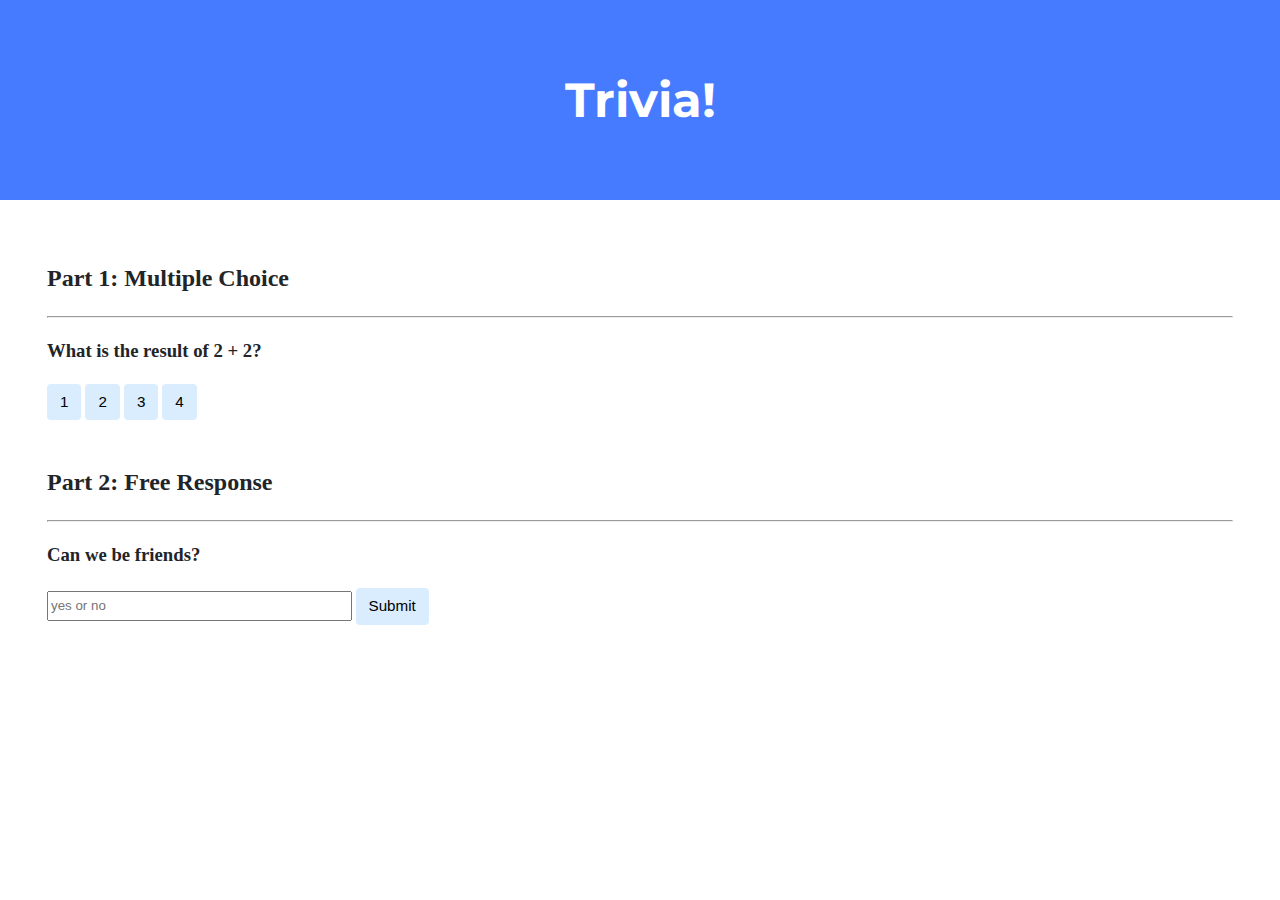
<file: Week8_HTML_CSS_JS/lab/index.html>
<!DOCTYPE html>

<html lang="en">
    <head>
        <link href="https://fonts.googleapis.com/css2?family=Montserrat:wght@500&display=swap" rel="stylesheet">
        <link href="styles.css" rel="stylesheet">
        <title>Trivia!</title>
        <script>
            // TODO: Add code to check answers to questions
            function check(button) {
                var selected = button.innerText;
                var correct = "4";

                if (selected === correct) {
                    button.style.backgroundColor = "green";
                    document.getElementById("result").innerText = "Correct!";
                } else {
                    button.style.backgroundColor = "red";
                    document.getElementById("result").innerText = "Incorrect";
                }
            }

            function check2(){
                var input = document.getElementById("userInput").value;
                var right = "yes";

                if (input === right){
                    document.getElementById("userInput").style.backgroundColor = "green";
                    document.getElementById("result2").innerText = "Correct!"
                } else {
                    document.getElementById("userInput").style.backgroundColor = "red";
                    document.getElementById("result2").innerText = "Incorrect"
                }
                
            }
        </script>
    </head>
    <body>
        <div class="header">
            <h1>Trivia!</h1>
        </div>

        <div class="container">
            <div class="section">
                <h2>Part 1: Multiple Choice </h2>
                <hr>
                <!-- TODO: Add multiple choice question here -->
                <h3>What is the result of 2 + 2?</h3>
                
                <div class="answers">
                    <button onclick="check(this)">1</button>
                    <button onclick="check(this)">2</button>
                    <button onclick="check(this)">3</button>
                    <button onclick="check(this)">4</button>
                </div>

                <div id="result"></div>
            </div>

            <div class="section">
                <h2>Part 2: Free Response</h2>
                <hr>
                <!-- TODO: Add free response question here -->
                <h3>Can we be friends?</h3>
                
                <form id="form">
                    <input type="text" id="userInput" placeholder="yes or no"/>
                    <input type="submit" onclick="check2()" />
                </form>

                <br/>

                <div id="result2"></div>
            </div>
        </div>
    </body>
</html>
</file>
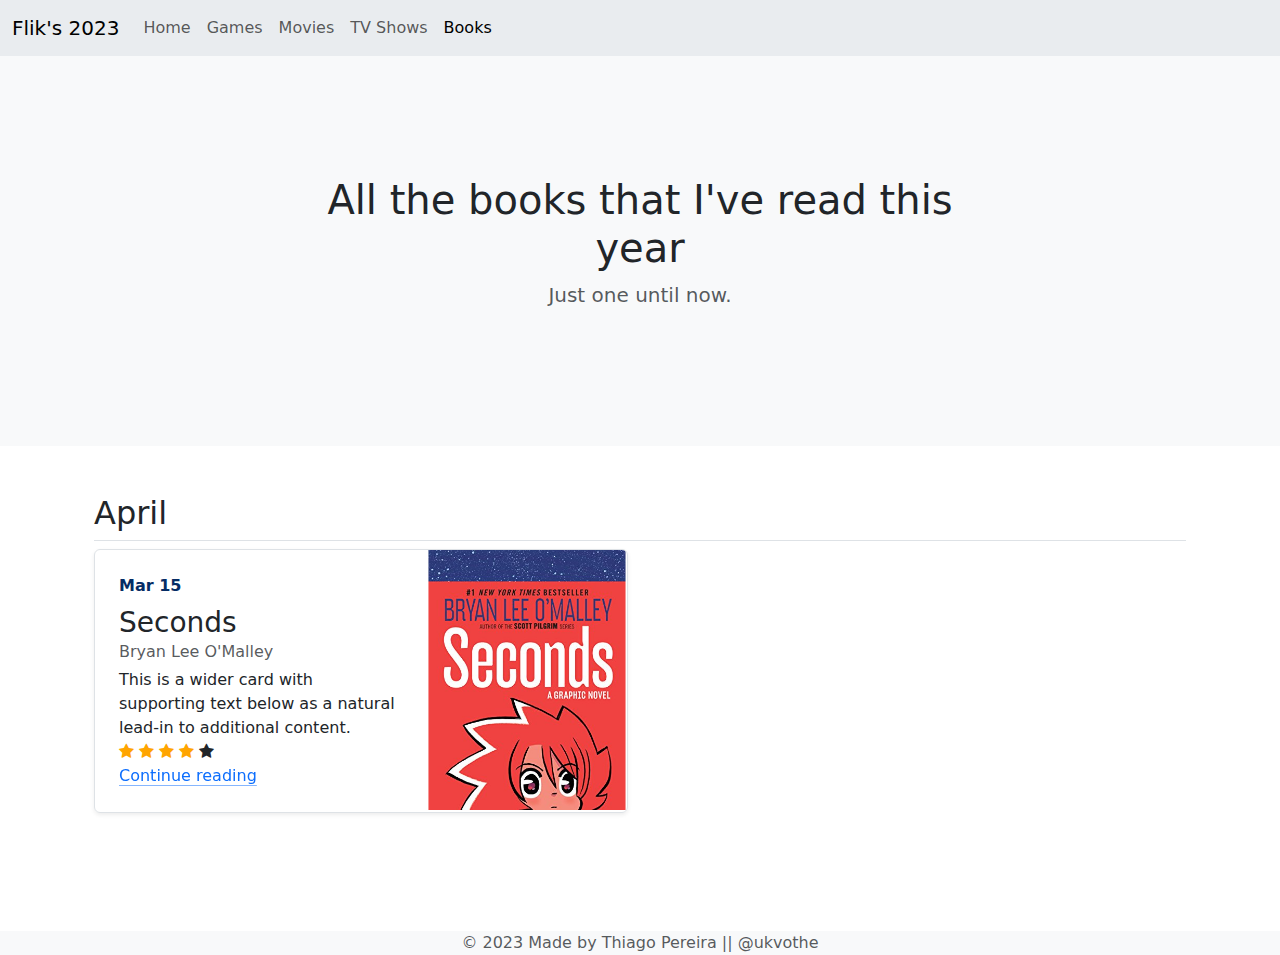
<file: Week8_HTML_CSS_JS/problem-set/homepage/html/books.html>
<!DOCTYPE html>
<html lang="en">
<head>
    <meta charset="UTF-8">
    <meta name="viewport" content="width=device-width, initial-scale=1.0">
    <title>Books</title>
    <link rel="stylesheet" href="/Week8_HTML_CSS_JS/problem-set/homepage/css/styles.css">
    <link rel="stylesheet" href="https://cdn.jsdelivr.net/npm/bootstrap@5.3.0/dist/css/bootstrap.min.css">
    <link rel="stylesheet" href="https://cdnjs.cloudflare.com/ajax/libs/font-awesome/4.7.0/css/font-awesome.min.css">
    <script src="https://cdn.jsdelivr.net/npm/bootstrap@5.3.0/dist/js/bootstrap.bundle.min.js"></script>
</head>
<body>
  <nav class="navbar sticky-top navbar-expand-lg bg-body-secondary">
      <div class="container-fluid">
        <a class="navbar-brand" href="/Week8_HTML_CSS_JS/problem-set/homepage/html/index.html">Flik's 2023</a>
        <button class="navbar-toggler" type="button" data-bs-toggle="collapse" data-bs-target="#navbarNavAltMarkup" aria-controls="navbarNavAltMarkup" aria-expanded="false" aria-label="Toggle navigation">
          <span class="navbar-toggler-icon"></span>
        </button>
        <div class="collapse navbar-collapse" id="navbarNavAltMarkup">
          <div class="navbar-nav">
            <a class="nav-link" href="/Week8_HTML_CSS_JS/problem-set/homepage/html/index.html">Home</a>
            <a class="nav-link" href="/Week8_HTML_CSS_JS/problem-set/homepage/html/games.html">Games</a>
            <a class="nav-link" href="/Week8_HTML_CSS_JS/problem-set/homepage/html/movies.html">Movies</a>
            <a class="nav-link" href="/Week8_HTML_CSS_JS/problem-set/homepage/html/tv-shows.html">TV Shows</a>
            <a class="nav-link active" aria-current="page" href="#">Books</a>
          </div>
        </div>
      </div>
  </nav>  

  <div class="p-5 text-center bg-body-tertiary">
    <section class="py-4 text-center container">
      <div class="row py-lg-5">
        <div class="col-lg-7 col-md-9 mx-auto">
          <h1 class="fw-light">All the books that I've read this year</h1>
          <p class="lead text-body-secondary">Just one until now.</p>
        </div>
      </div>
    </section>
  </div>

  <div>
    <div class="container px-4 py-5" id="custom-cards">
      <h2 class="pb-2 border-bottom">April</h2>
      
      <div class="row mb-2">
        <div class="col-md-6">
          <div class="row g-0 border rounded overflow-hidden flex-md-row mb-4 shadow-sm h-md-250 position-relative">
            <div class="col p-4 d-flex flex-column position-static">
              <strong class="d-inline-block mb-2 text-primary-emphasis">Mar 15</strong>
              <h3 class="mb-0">Seconds</h3>
              <div class="mb-1 text-body-secondary">Bryan Lee O'Malley</div>
              <p class="card-text mb-auto">This is a wider card with supporting text below as a natural lead-in to additional content.</p>
              <div class="rating">
                <span class="fa fa-star checked"></span>
                <span class="fa fa-star checked"></span>
                <span class="fa fa-star checked"></span>
                <span class="fa fa-star checked"></span>
                <span class="fa fa-star"></span>
              </div>
              <a href="https://en.wikipedia.org/wiki/Seconds_(comics)" class="icon-link gap-1 icon-link-hover stretched-link">
                Continue reading
                <svg class="bi"><use xlink:href="#chevron-right"></use></svg>
              </a>
            </div>
            <div class="col-auto d-none d-lg-block">
              <svg class="bd-placeholder-img" width="200" height="260" xmlns="http://www.w3.org/2000/svg" role="img" aria-label="Placeholder: Thumbnail" preserveAspectRatio="xMidYMid slice" focusable="false"><title>Placeholder</title><image href="/Week8_HTML_CSS_JS/problem-set/homepage/imgs/books/seconds.jpg" width="100%" height="100%" /></svg>
            </div>
          </div>
        </div>
      </div>
    </div>
  </div>
  
  <footer class="footer bg-light">
    <div class="container text-center">
      <span class="text-muted">© 2023 Made by Thiago Pereira || @ukvothe</span>
    </div>
  </footer>

</body>
</html>
</file>
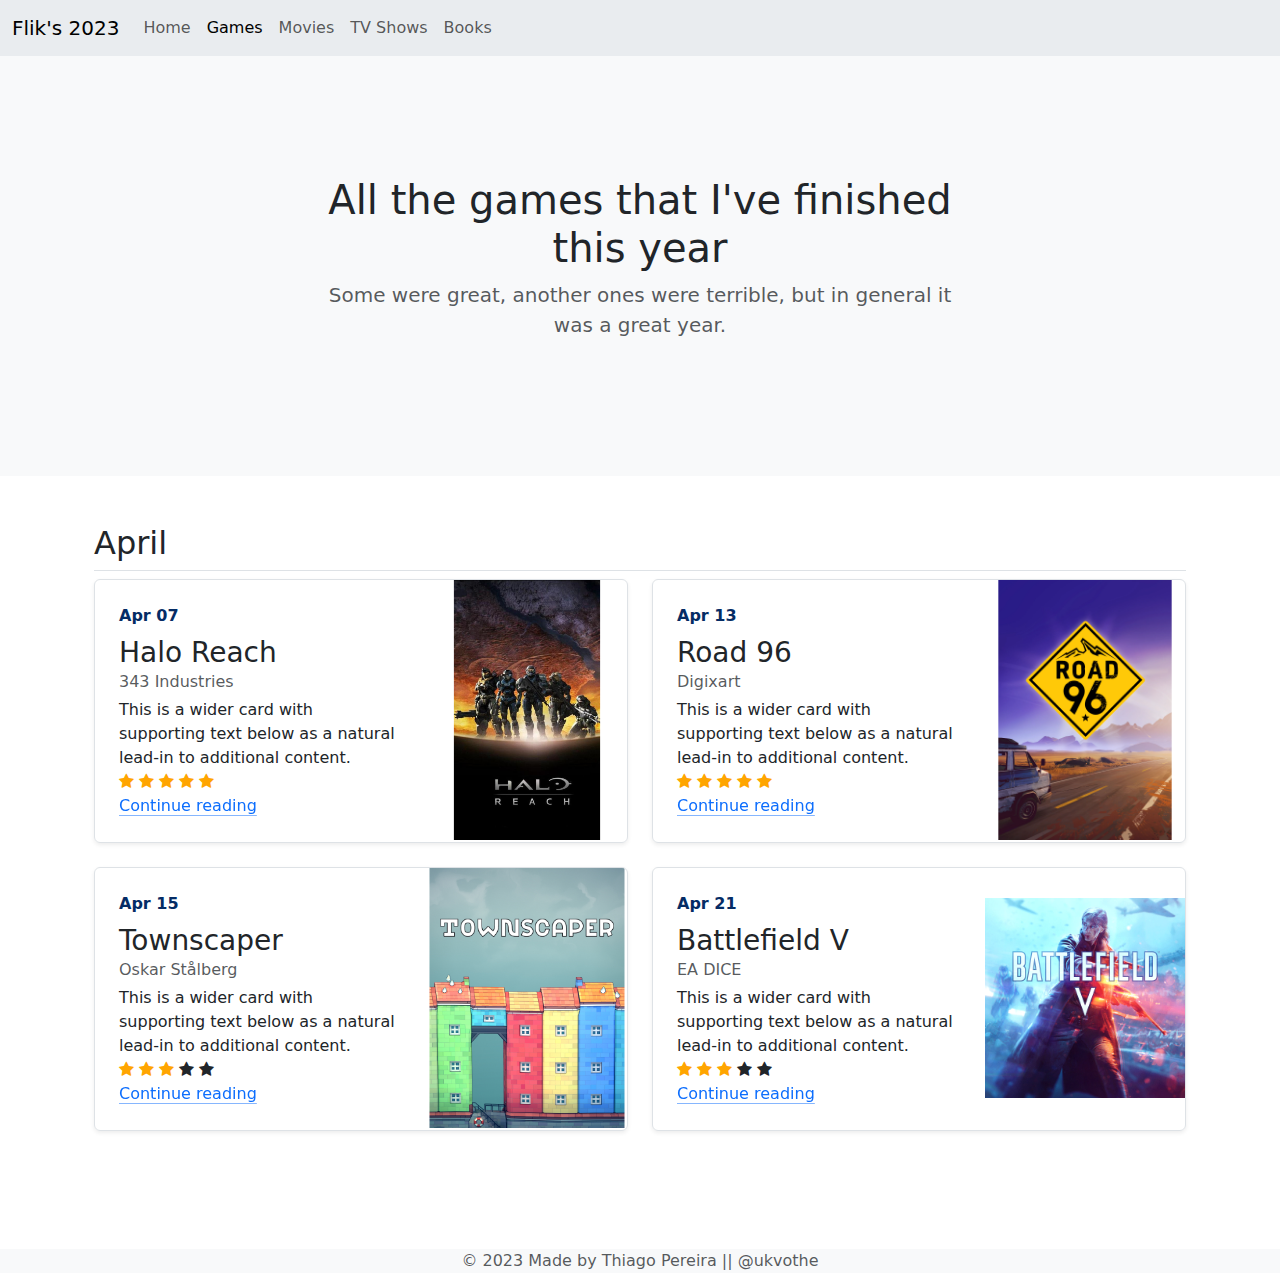
<file: Week8_HTML_CSS_JS/problem-set/homepage/html/games.html>
<!DOCTYPE html>
<html lang="en">
<head>
    <meta charset="UTF-8">
    <meta name="viewport" content="width=device-width, initial-scale=1.0">
    <title>Games</title>
    <link rel="stylesheet" href="/Week8_HTML_CSS_JS/problem-set/homepage/css/styles.css">
    <link rel="stylesheet" href="https://cdn.jsdelivr.net/npm/bootstrap@5.3.0/dist/css/bootstrap.min.css">
    <link rel="stylesheet" href="https://cdnjs.cloudflare.com/ajax/libs/font-awesome/4.7.0/css/font-awesome.min.css">
    <script src="https://cdn.jsdelivr.net/npm/bootstrap@5.3.0/dist/js/bootstrap.bundle.min.js"></script>
</head>
<body>
  <nav class="navbar sticky-top navbar-expand-lg bg-body-secondary">
      <div class="container-fluid">
        <a class="navbar-brand" href="/Week8_HTML_CSS_JS/problem-set/homepage/html/index.html">Flik's 2023</a>
        <button class="navbar-toggler" type="button" data-bs-toggle="collapse" data-bs-target="#navbarNavAltMarkup" aria-controls="navbarNavAltMarkup" aria-expanded="false" aria-label="Toggle navigation">
          <span class="navbar-toggler-icon"></span>
        </button>
        <div class="collapse navbar-collapse" id="navbarNavAltMarkup">
          <div class="navbar-nav">
            <a class="nav-link" href="/Week8_HTML_CSS_JS/problem-set/homepage/html/index.html">Home</a>
            <a class="nav-link active" aria-current="page" href="#">Games</a>
            <a class="nav-link" href="/Week8_HTML_CSS_JS/problem-set/homepage/html/movies.html">Movies</a>
            <a class="nav-link" href="/Week8_HTML_CSS_JS/problem-set/homepage/html/tv-shows.html">TV Shows</a>
            <a class="nav-link" href="/Week8_HTML_CSS_JS/problem-set/homepage/html/books.html">Books</a>
          </div>
        </div>
      </div>
  </nav>  

  <div class="p-5 text-center bg-body-tertiary">
    <section class="py-4 text-center container">
      <div class="row py-lg-5">
       <div class="col-lg-7 col-md-9 mx-auto">
          <h1 class="fw-light">All the games that I've finished this year</h1>
          <p class="lead text-body-secondary">Some were great, another ones were terrible, but in general it was a great year.</p>
        </div>
      </div>
    </section>
  </div>

  <div>
    <div class="container px-4 py-5" id="custom-cards">
      <h2 class="pb-2 border-bottom">April</h2>
      
      <div class="row mb-2">
        <div class="col-md-6">
          <div class="row g-0 border rounded overflow-hidden flex-md-row mb-4 shadow-sm h-md-250 position-relative">
            <div class="col p-4 d-flex flex-column position-static">
              <strong class="d-inline-block mb-2 text-primary-emphasis">Apr 07</strong>
              <h3 class="mb-0">Halo Reach</h3>
              <div class="mb-1 text-body-secondary">343 Industries</div>
              <p class="card-text mb-auto">This is a wider card with supporting text below as a natural lead-in to additional content.</p>
              <div class="rating">
                <span class="fa fa-star checked"></span>
                <span class="fa fa-star checked"></span>
                <span class="fa fa-star checked"></span>
                <span class="fa fa-star checked"></span>
                <span class="fa fa-star checked"></span>
              </div>
              <a href="https://en.wikipedia.org/wiki/Halo:_Reach" class="icon-link gap-1 icon-link-hover stretched-link">
                Continue reading
                <svg class="bi"><use xlink:href="#chevron-right"></use></svg>
              </a>
            </div>
            <div class="col-auto d-none d-lg-block">
              <svg class="bd-placeholder-img" width="200" height="260" xmlns="http://www.w3.org/2000/svg" role="img" aria-label="Placeholder: Thumbnail" preserveAspectRatio="xMidYMid slice" focusable="false"><title>Placeholder</title><image href="/Week8_HTML_CSS_JS/problem-set/homepage/imgs/games/halo-reach.jpg" width="100%" height="100%" /></svg>
            </div>
          </div>
        </div>
        <div class="col-md-6">
          <div class="row g-0 border rounded overflow-hidden flex-md-row mb-4 shadow-sm h-md-250 position-relative">
            <div class="col p-4 d-flex flex-column position-static">
              <strong class="d-inline-block mb-2 text-primary-emphasis">Apr 13</strong>
              <h3 class="mb-0">Road 96</h3>
              <div class="mb-1 text-body-secondary">Digixart</div>
              <p class="card-text mb-auto">This is a wider card with supporting text below as a natural lead-in to additional content.</p>
              <div class="rating">
                <span class="fa fa-star checked"></span>
                <span class="fa fa-star checked"></span>
                <span class="fa fa-star checked"></span>
                <span class="fa fa-star checked"></span>
                <span class="fa fa-star checked"></span>
              </div>
              <a href="https://en.wikipedia.org/wiki/Road_96" class="icon-link gap-1 icon-link-hover stretched-link">
                Continue reading
                <svg class="bi"><use xlink:href="#chevron-right"></use></svg>
              </a>
            </div>
            <div class="col-auto d-none d-lg-block">
              <svg class="bd-placeholder-img" width="200" height="260" xmlns="http://www.w3.org/2000/svg" role="img" aria-label="Placeholder: Thumbnail" preserveAspectRatio="xMidYMid slice" focusable="false"><title>Placeholder</title><image href="/Week8_HTML_CSS_JS/problem-set/homepage/imgs/games/road-96.webp" width="100%" height="100%" /></svg>
            </div>
          </div>
        </div>
        <div class="col-md-6">
          <div class="row g-0 border rounded overflow-hidden flex-md-row mb-4 shadow-sm h-md-250 position-relative">
            <div class="col p-4 d-flex flex-column position-static">
              <strong class="d-inline-block mb-2 text-primary-emphasis">Apr 15</strong>
              <h3 class="mb-0">Townscaper</h3>
              <div class="mb-1 text-body-secondary">Oskar Stålberg</div>
              <p class="card-text mb-auto">This is a wider card with supporting text below as a natural lead-in to additional content.</p>
              <div class="rating">
                <span class="fa fa-star checked"></span>
                <span class="fa fa-star checked"></span>
                <span class="fa fa-star checked"></span>
                <span class="fa fa-star"></span>
                <span class="fa fa-star"></span>
              </div>
              <a href="https://en.wikipedia.org/wiki/Townscaper" class="icon-link gap-1 icon-link-hover stretched-link">
                Continue reading
                <svg class="bi"><use xlink:href="#chevron-right"></use></svg>
              </a>
            </div>
            <div class="col-auto d-none d-lg-block">
              <svg class="bd-placeholder-img" width="200" height="260" xmlns="http://www.w3.org/2000/svg" role="img" aria-label="Placeholder: Thumbnail" preserveAspectRatio="xMidYMid slice" focusable="false"><title>Placeholder</title><image href="/Week8_HTML_CSS_JS/problem-set/homepage/imgs/games/townscaper.jpg" width="100%" height="100%" /></svg>
            </div>
          </div>
        </div>
        <div class="col-md-6">
          <div class="row g-0 border rounded overflow-hidden flex-md-row mb-4 shadow-sm h-md-250 position-relative">
            <div class="col p-4 d-flex flex-column position-static">
              <strong class="d-inline-block mb-2 text-primary-emphasis">Apr 21</strong>
              <h3 class="mb-0">Battlefield V</h3>
              <div class="mb-1 text-body-secondary">EA DICE</div>
              <p class="card-text mb-auto">This is a wider card with supporting text below as a natural lead-in to additional content.</p>
              <div class="rating">
                <span class="fa fa-star checked"></span>
                <span class="fa fa-star checked"></span>
                <span class="fa fa-star checked"></span>
                <span class="fa fa-star"></span>
                <span class="fa fa-star"></span>
              </div>
              <a href="https://en.wikipedia.org/wiki/Battlefield_V" class="icon-link gap-1 icon-link-hover stretched-link">
                Continue reading
                <svg class="bi"><use xlink:href="#chevron-right"></use></svg>
              </a>
            </div>
            <div class="col-auto d-none d-lg-block">
              <svg class="bd-placeholder-img" width="200" height="260" xmlns="http://www.w3.org/2000/svg" role="img" aria-label="Placeholder: Thumbnail" preserveAspectRatio="xMidYMid slice" focusable="false"><title>Placeholder</title><image href="/Week8_HTML_CSS_JS/problem-set/homepage/imgs/games/bf-v.jpg" width="100%" height="100%" /></svg>
            </div>
          </div>
        </div>
      </div>
    </div>
  </div>
  
  <footer class="footer bg-light">
    <div class="container text-center">
      <span class="text-muted">© 2023 Made by Thiago Pereira || @ukvothe</span>
    </div>
  </footer>

</body>
</html>
</file>
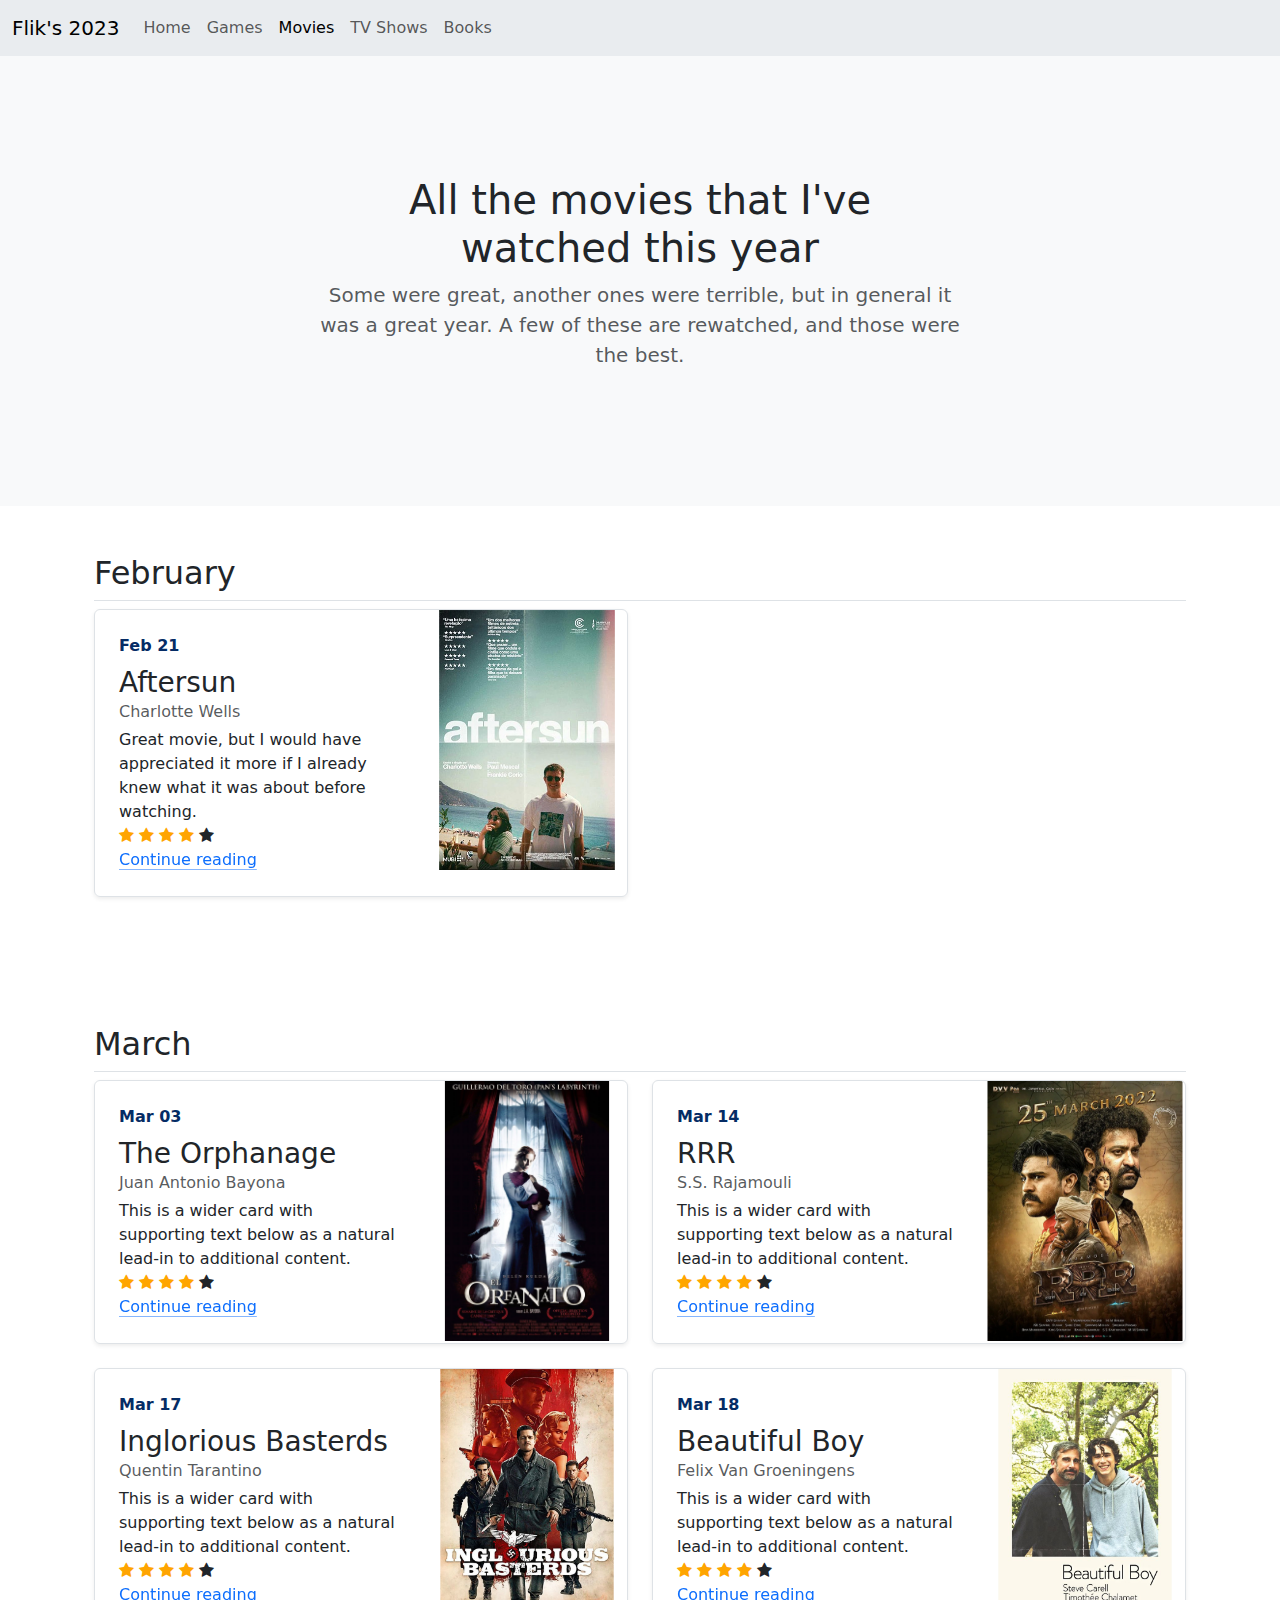
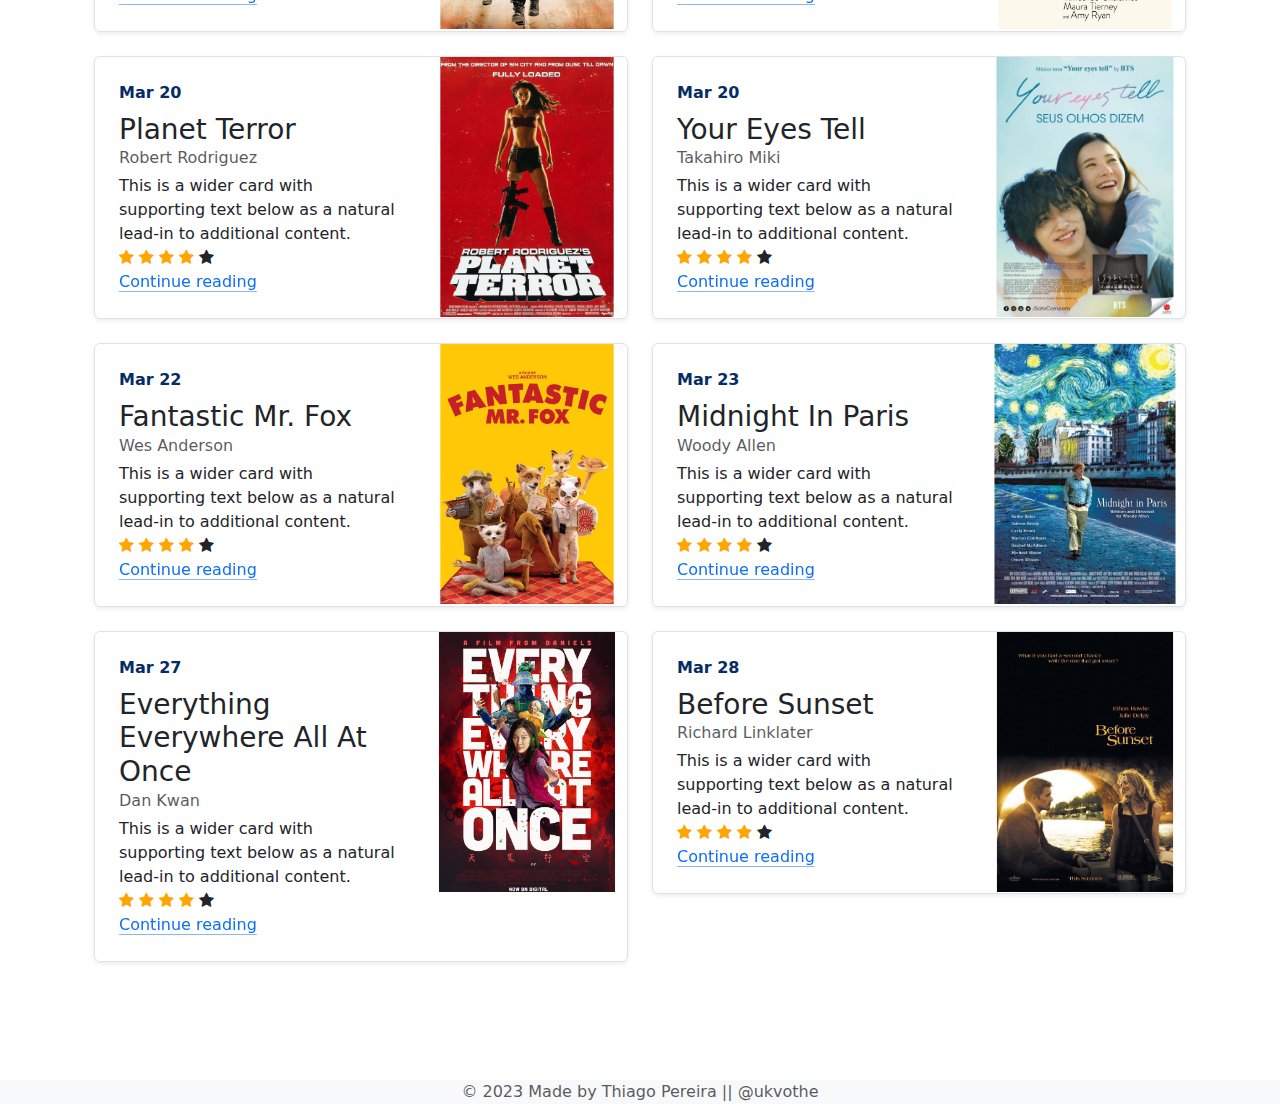
<file: Week8_HTML_CSS_JS/problem-set/homepage/html/movies.html>
<!DOCTYPE html>
<html lang="en">
<head>
    <meta charset="UTF-8">
    <meta name="viewport" content="width=device-width, initial-scale=1.0">
    <title>Movies</title>
    <link rel="stylesheet" href="/Week8_HTML_CSS_JS/problem-set/homepage/css/styles.css">
    <link rel="stylesheet" href="https://cdn.jsdelivr.net/npm/bootstrap@5.3.0/dist/css/bootstrap.min.css">
    <link rel="stylesheet" href="https://cdnjs.cloudflare.com/ajax/libs/font-awesome/4.7.0/css/font-awesome.min.css">
    <script src="https://cdn.jsdelivr.net/npm/bootstrap@5.3.0/dist/js/bootstrap.bundle.min.js"></script>
</head>
<body>
  <nav class="navbar sticky-top navbar-expand-lg bg-body-secondary">
      <div class="container-fluid">
        <a class="navbar-brand" href="/Week8_HTML_CSS_JS/problem-set/homepage/html/index.html">Flik's 2023</a>
        <button class="navbar-toggler" type="button" data-bs-toggle="collapse" data-bs-target="#navbarNavAltMarkup" aria-controls="navbarNavAltMarkup" aria-expanded="false" aria-label="Toggle navigation">
          <span class="navbar-toggler-icon"></span>
        </button>
        <div class="collapse navbar-collapse" id="navbarNavAltMarkup">
          <div class="navbar-nav">
            <a class="nav-link" href="/Week8_HTML_CSS_JS/problem-set/homepage/html/index.html">Home</a>
            <a class="nav-link" href="/Week8_HTML_CSS_JS/problem-set/homepage/html/games.html">Games</a>
            <a class="nav-link active" aria-current="page" href="#">Movies</a>
            <a class="nav-link" href="/Week8_HTML_CSS_JS/problem-set/homepage/html/tv-shows.html">TV Shows</a>
            <a class="nav-link" href="/Week8_HTML_CSS_JS/problem-set/homepage/html/books.html">Books</a>
          </div>
        </div>
      </div>
  </nav>  

  <div class="p-5 text-center bg-body-tertiary">
    <section class="py-4 text-center container">
      <div class="row py-lg-5">
        <div class="col-lg-7 col-md-9 mx-auto">
          <h1 class="fw-light">All the movies that I've watched this year</h1>
          <p class="lead text-body-secondary">Some were great, another ones were terrible, but in general it was a great year. A few of these are rewatched, and those were the best.</p>
        </div>
      </div>
    </section>
  </div>

  <div>
    <div class="container px-4 py-5" id="custom-cards">
      <h2 class="pb-2 border-bottom">February</h2>

      <div class="row mb-2">
        <div class="col-md-6">
          <div class="row g-0 border rounded overflow-hidden flex-md-row mb-4 shadow-sm h-md-250 position-relative">
            <div class="col p-4 d-flex flex-column position-static">
              <strong class="d-inline-block mb-2 text-primary-emphasis">Feb 21</strong>
              <h3 class="mb-0">Aftersun</h3>
              <div class="mb-1 text-body-secondary">Charlotte Wells</div>
              <p class="card-text mb-auto">Great movie, but I would have appreciated it more if I already knew what it was about before watching.</p>
              <div class="rating">
                <span class="fa fa-star checked"></span>
                <span class="fa fa-star checked"></span>
                <span class="fa fa-star checked"></span>
                <span class="fa fa-star checked"></span>
                <span class="fa fa-star"></span>
              </div>
              <a href="https://mubi.com/pt/films/aftersun" class="icon-link gap-1 icon-link-hover stretched-link">
                Continue reading
                <svg class="bi"><use xlink:href="#chevron-right"></use></svg>
              </a>
            </div>
            <div class="col-auto d-none d-lg-block">
              <svg class="bd-placeholder-img" width="200" height="260" xmlns="http://www.w3.org/2000/svg" role="img" aria-label="Placeholder: Thumbnail" preserveAspectRatio="xMidYMid slice" focusable="false"><title>Placeholder</title><image href="/Week8_HTML_CSS_JS/problem-set/homepage/imgs/movies/aftersun.jpg" width="100%" height="100%" /></svg>
            </div>
          </div>
        </div>
      </div>
    </div>  

    <div class="container px-4 py-5" id="custom-cards2">
      <h2 class="pb-2 border-bottom">March</h2>
      
      <div class="row mb-2">
        <div class="col-md-6">
          <div class="row g-0 border rounded overflow-hidden flex-md-row mb-4 shadow-sm h-md-250 position-relative">
            <div class="col p-4 d-flex flex-column position-static">
              <strong class="d-inline-block mb-2 text-primary-emphasis">Mar 03</strong>
              <h3 class="mb-0">The Orphanage</h3>
              <div class="mb-1 text-body-secondary">Juan Antonio Bayona</div>
              <p class="card-text mb-auto">This is a wider card with supporting text below as a natural lead-in to additional content.</p>
              <div class="rating">
                <span class="fa fa-star checked"></span>
                <span class="fa fa-star checked"></span>
                <span class="fa fa-star checked"></span>
                <span class="fa fa-star checked"></span>
                <span class="fa fa-star"></span>
              </div>
              <a href="https://en.wikipedia.org/wiki/The_Orphanage_(2007_film)" class="icon-link gap-1 icon-link-hover stretched-link">
                Continue reading
                <svg class="bi"><use xlink:href="#chevron-right"></use></svg>
              </a>
            </div>
            <div class="col-auto d-none d-lg-block">
              <svg class="bd-placeholder-img" width="200" height="260" xmlns="http://www.w3.org/2000/svg" role="img" aria-label="Placeholder: Thumbnail" preserveAspectRatio="xMidYMid slice" focusable="false"><title>Placeholder</title><image href="/Week8_HTML_CSS_JS/problem-set/homepage/imgs/movies/the-orphanage.jpg" width="100%" height="100%" /></svg>
            </div>
          </div>
        </div>
        <div class="col-md-6">
          <div class="row g-0 border rounded overflow-hidden flex-md-row mb-4 shadow-sm h-md-250 position-relative">
            <div class="col p-4 d-flex flex-column position-static">
              <strong class="d-inline-block mb-2 text-primary-emphasis">Mar 14</strong>
              <h3 class="mb-0">RRR</h3>
              <div class="mb-1 text-body-secondary">S.S. Rajamouli</div>
              <p class="card-text mb-auto">This is a wider card with supporting text below as a natural lead-in to additional content.</p>
              <div class="rating">
                <span class="fa fa-star checked"></span>
                <span class="fa fa-star checked"></span>
                <span class="fa fa-star checked"></span>
                <span class="fa fa-star checked"></span>
                <span class="fa fa-star"></span>
              </div>
              <a href="https://en.wikipedia.org/wiki/RRR_(film)" class="icon-link gap-1 icon-link-hover stretched-link">
                Continue reading
                <svg class="bi"><use xlink:href="#chevron-right"></use></svg>
              </a>
            </div>
            <div class="col-auto d-none d-lg-block">
              <svg class="bd-placeholder-img" width="200" height="260" xmlns="http://www.w3.org/2000/svg" role="img" aria-label="Placeholder: Thumbnail" preserveAspectRatio="xMidYMid slice" focusable="false"><title>Placeholder</title><image href="/Week8_HTML_CSS_JS/problem-set/homepage/imgs/movies/rrr.jpg" width="100%" height="100%" /></svg>
            </div>
          </div>
        </div>
        <div class="col-md-6">
          <div class="row g-0 border rounded overflow-hidden flex-md-row mb-4 shadow-sm h-md-250 position-relative">
            <div class="col p-4 d-flex flex-column position-static">
              <strong class="d-inline-block mb-2 text-primary-emphasis">Mar 17</strong>
              <h3 class="mb-0">Inglorious Basterds</h3>
              <div class="mb-1 text-body-secondary">Quentin Tarantino</div>
              <p class="card-text mb-auto">This is a wider card with supporting text below as a natural lead-in to additional content.</p>
              <div class="rating">
                <span class="fa fa-star checked"></span>
                <span class="fa fa-star checked"></span>
                <span class="fa fa-star checked"></span>
                <span class="fa fa-star checked"></span>
                <span class="fa fa-star"></span>
              </div>
              <a href="https://en.wikipedia.org/wiki/Inglourious_Basterds" class="icon-link gap-1 icon-link-hover stretched-link">
                Continue reading
                <svg class="bi"><use xlink:href="#chevron-right"></use></svg>
              </a>
            </div>
            <div class="col-auto d-none d-lg-block">
              <svg class="bd-placeholder-img" width="200" height="260" xmlns="http://www.w3.org/2000/svg" role="img" aria-label="Placeholder: Thumbnail" preserveAspectRatio="xMidYMid slice" focusable="false"><title>Placeholder</title><image href="/Week8_HTML_CSS_JS/problem-set/homepage/imgs/movies/inglorious-basterds.jpg" width="100%" height="100%" /></svg>
            </div>
          </div>
        </div>
        <div class="col-md-6">
          <div class="row g-0 border rounded overflow-hidden flex-md-row mb-4 shadow-sm h-md-250 position-relative">
            <div class="col p-4 d-flex flex-column position-static">
              <strong class="d-inline-block mb-2 text-primary-emphasis">Mar 18</strong>
              <h3 class="mb-0">Beautiful Boy</h3>
              <div class="mb-1 text-body-secondary">Felix Van Groeningens</div>
              <p class="card-text mb-auto">This is a wider card with supporting text below as a natural lead-in to additional content.</p>
              <div class="rating">
                <span class="fa fa-star checked"></span>
                <span class="fa fa-star checked"></span>
                <span class="fa fa-star checked"></span>
                <span class="fa fa-star checked"></span>
                <span class="fa fa-star"></span>
              </div>
              <a href="https://en.wikipedia.org/wiki/Beautiful_Boy_(2018_film)" class="icon-link gap-1 icon-link-hover stretched-link">
                Continue reading
                <svg class="bi"><use xlink:href="#chevron-right"></use></svg>
              </a>
            </div>
            <div class="col-auto d-none d-lg-block">
              <svg class="bd-placeholder-img" width="200" height="260" xmlns="http://www.w3.org/2000/svg" role="img" aria-label="Placeholder: Thumbnail" preserveAspectRatio="xMidYMid slice" focusable="false"><title>Placeholder</title><image href="/Week8_HTML_CSS_JS/problem-set/homepage/imgs/movies/beautiful-boy.jpg" width="100%" height="100%" /></svg>
            </div>
          </div>
        </div>
        <div class="col-md-6">
          <div class="row g-0 border rounded overflow-hidden flex-md-row mb-4 shadow-sm h-md-250 position-relative">
            <div class="col p-4 d-flex flex-column position-static">
              <strong class="d-inline-block mb-2 text-primary-emphasis">Mar 20</strong>
              <h3 class="mb-0">Planet Terror</h3>
              <div class="mb-1 text-body-secondary">Robert Rodriguez</div>
              <p class="card-text mb-auto">This is a wider card with supporting text below as a natural lead-in to additional content.</p>
              <div class="rating">
                <span class="fa fa-star checked"></span>
                <span class="fa fa-star checked"></span>
                <span class="fa fa-star checked"></span>
                <span class="fa fa-star checked"></span>
                <span class="fa fa-star"></span>
              </div>
              <a href="https://en.wikipedia.org/wiki/Planet_Terror" class="icon-link gap-1 icon-link-hover stretched-link">
                Continue reading
                <svg class="bi"><use xlink:href="#chevron-right"></use></svg>
              </a>
            </div>
            <div class="col-auto d-none d-lg-block">
              <svg class="bd-placeholder-img" width="200" height="260" xmlns="http://www.w3.org/2000/svg" role="img" aria-label="Placeholder: Thumbnail" preserveAspectRatio="xMidYMid slice" focusable="false"><title>Placeholder</title><image href="/Week8_HTML_CSS_JS/problem-set/homepage/imgs/movies/planet-terror.jpg" width="100%" height="100%" /></svg>
            </div>
          </div>
        </div>
        <div class="col-md-6">
          <div class="row g-0 border rounded overflow-hidden flex-md-row mb-4 shadow-sm h-md-250 position-relative">
            <div class="col p-4 d-flex flex-column position-static">
              <strong class="d-inline-block mb-2 text-primary-emphasis">Mar 20</strong>
              <h3 class="mb-0">Your Eyes Tell</h3>
              <div class="mb-1 text-body-secondary">Takahiro Miki</div>
              <p class="card-text mb-auto">This is a wider card with supporting text below as a natural lead-in to additional content.</p>
              <div class="rating">
                <span class="fa fa-star checked"></span>
                <span class="fa fa-star checked"></span>
                <span class="fa fa-star checked"></span>
                <span class="fa fa-star checked"></span>
                <span class="fa fa-star"></span>
              </div>
              <a href="https://en.wikipedia.org/wiki/Your_Eyes_Tell" class="icon-link gap-1 icon-link-hover stretched-link">
                Continue reading
                <svg class="bi"><use xlink:href="#chevron-right"></use></svg>
              </a>
            </div>
            <div class="col-auto d-none d-lg-block">
              <svg class="bd-placeholder-img" width="200" height="260" xmlns="http://www.w3.org/2000/svg" role="img" aria-label="Placeholder: Thumbnail" preserveAspectRatio="xMidYMid slice" focusable="false"><title>Placeholder</title><image href="/Week8_HTML_CSS_JS/problem-set/homepage/imgs/movies/your-eyes-tell.jpg" width="100%" height="100%" /></svg>
            </div>
          </div>
        </div>
        <div class="col-md-6">
          <div class="row g-0 border rounded overflow-hidden flex-md-row mb-4 shadow-sm h-md-250 position-relative">
            <div class="col p-4 d-flex flex-column position-static">
              <strong class="d-inline-block mb-2 text-primary-emphasis">Mar 22</strong>
              <h3 class="mb-0">Fantastic Mr. Fox</h3>
              <div class="mb-1 text-body-secondary">Wes Anderson</div>
              <p class="card-text mb-auto">This is a wider card with supporting text below as a natural lead-in to additional content.</p>
              <div class="rating">
                <span class="fa fa-star checked"></span>
                <span class="fa fa-star checked"></span>
                <span class="fa fa-star checked"></span>
                <span class="fa fa-star checked"></span>
                <span class="fa fa-star"></span>
              </div>
              <a href="https://en.wikipedia.org/wiki/Fantastic_Mr._Fox_(film)" class="icon-link gap-1 icon-link-hover stretched-link">
                Continue reading
                <svg class="bi"><use xlink:href="#chevron-right"></use></svg>
              </a>
            </div>
            <div class="col-auto d-none d-lg-block">
              <svg class="bd-placeholder-img" width="200" height="260" xmlns="http://www.w3.org/2000/svg" role="img" aria-label="Placeholder: Thumbnail" preserveAspectRatio="xMidYMid slice" focusable="false"><title>Placeholder</title><image href="/Week8_HTML_CSS_JS/problem-set/homepage/imgs/movies/fantastic-mr-fox.jpg" width="100%" height="100%" /></svg>
            </div>
          </div>
        </div>
        <div class="col-md-6">
          <div class="row g-0 border rounded overflow-hidden flex-md-row mb-4 shadow-sm h-md-250 position-relative">
            <div class="col p-4 d-flex flex-column position-static">
              <strong class="d-inline-block mb-2 text-primary-emphasis">Mar 23</strong>
              <h3 class="mb-0">Midnight In Paris</h3>
              <div class="mb-1 text-body-secondary">Woody Allen</div>
              <p class="card-text mb-auto">This is a wider card with supporting text below as a natural lead-in to additional content.</p>
              <div class="rating">
                <span class="fa fa-star checked"></span>
                <span class="fa fa-star checked"></span>
                <span class="fa fa-star checked"></span>
                <span class="fa fa-star checked"></span>
                <span class="fa fa-star"></span>
              </div>
              <a href="https://en.wikipedia.org/wiki/Midnight_in_Paris" class="icon-link gap-1 icon-link-hover stretched-link">
                Continue reading
                <svg class="bi"><use xlink:href="#chevron-right"></use></svg>
              </a>
            </div>
            <div class="col-auto d-none d-lg-block">
              <svg class="bd-placeholder-img" width="200" height="260" xmlns="http://www.w3.org/2000/svg" role="img" aria-label="Placeholder: Thumbnail" preserveAspectRatio="xMidYMid slice" focusable="false"><title>Placeholder</title><image href="/Week8_HTML_CSS_JS/problem-set/homepage/imgs/movies/midnight-in-paris.jpg" width="100%" height="100%" /></svg>
            </div>
          </div>
        </div>
        <div class="col-md-6">
          <div class="row g-0 border rounded overflow-hidden flex-md-row mb-4 shadow-sm h-md-250 position-relative">
            <div class="col p-4 d-flex flex-column position-static">
              <strong class="d-inline-block mb-2 text-primary-emphasis">Mar 27</strong>
              <h3 class="mb-0">Everything Everywhere All At Once</h3>
              <div class="mb-1 text-body-secondary">Dan Kwan</div>
              <p class="card-text mb-auto">This is a wider card with supporting text below as a natural lead-in to additional content.</p>
              <div class="rating">
                <span class="fa fa-star checked"></span>
                <span class="fa fa-star checked"></span>
                <span class="fa fa-star checked"></span>
                <span class="fa fa-star checked"></span>
                <span class="fa fa-star"></span>
              </div>
              <a href="https://en.wikipedia.org/wiki/Everything_Everywhere_All_at_Once" class="icon-link gap-1 icon-link-hover stretched-link">
                Continue reading
                <svg class="bi"><use xlink:href="#chevron-right"></use></svg>
              </a>
            </div>
            <div class="col-auto d-none d-lg-block">
              <svg class="bd-placeholder-img" width="200" height="260" xmlns="http://www.w3.org/2000/svg" role="img" aria-label="Placeholder: Thumbnail" preserveAspectRatio="xMidYMid slice" focusable="false"><title>Placeholder</title><image href="/Week8_HTML_CSS_JS/problem-set/homepage/imgs/movies/everithing-everywere.jpg" width="100%" height="100%" /></svg>
            </div>
          </div>
        </div>
        <div class="col-md-6">
          <div class="row g-0 border rounded overflow-hidden flex-md-row mb-4 shadow-sm h-md-250 position-relative">
            <div class="col p-4 d-flex flex-column position-static">
              <strong class="d-inline-block mb-2 text-primary-emphasis">Mar 28</strong>
              <h3 class="mb-0">Before Sunset</h3>
              <div class="mb-1 text-body-secondary">Richard Linklater</div>
              <p class="card-text mb-auto">This is a wider card with supporting text below as a natural lead-in to additional content.</p>
              <div class="rating">
                <span class="fa fa-star checked"></span>
                <span class="fa fa-star checked"></span>
                <span class="fa fa-star checked"></span>
                <span class="fa fa-star checked"></span>
                <span class="fa fa-star"></span>
              </div>
              <a href="https://en.wikipedia.org/wiki/Before_Sunset" class="icon-link gap-1 icon-link-hover stretched-link">
                Continue reading
                <svg class="bi"><use xlink:href="#chevron-right"></use></svg>
              </a>
            </div>
            <div class="col-auto d-none d-lg-block">
              <svg class="bd-placeholder-img" width="200" height="260" xmlns="http://www.w3.org/2000/svg" role="img" aria-label="Placeholder: Thumbnail" preserveAspectRatio="xMidYMid slice" focusable="false"><title>Placeholder</title><image href="/Week8_HTML_CSS_JS/problem-set/homepage/imgs/movies/before-sunset.jpg" width="100%" height="100%" /></svg>
            </div>
          </div>
        </div>
      </div>
    </div>
  </div>
  
  <footer class="footer bg-light">
    <div class="container text-center">
      <span class="text-muted">© 2023 Made by Thiago Pereira || @ukvothe</span>
    </div>
  </footer>

</body>
</html>
</file>
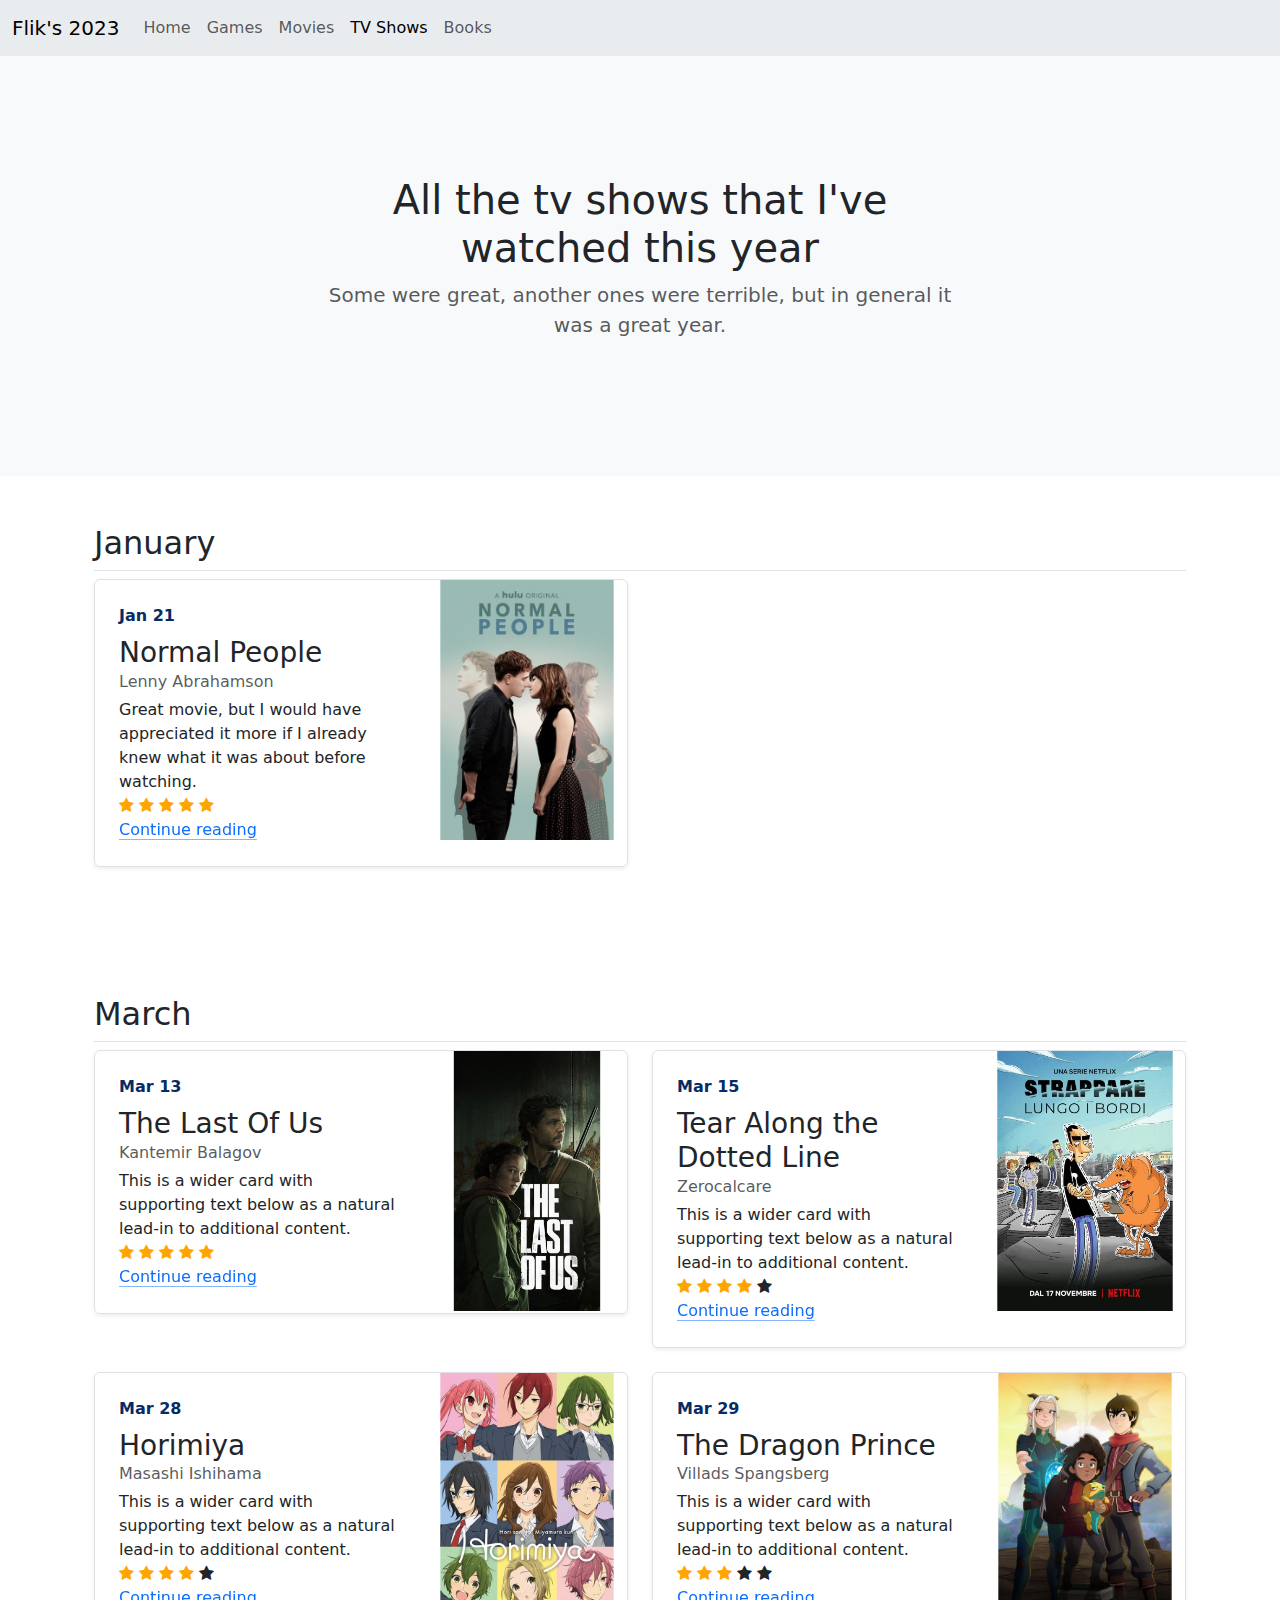
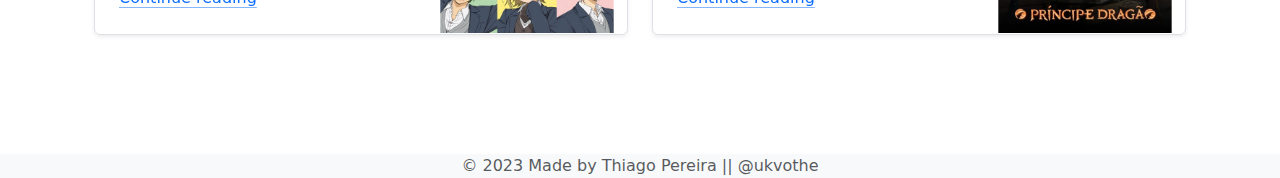
<file: Week8_HTML_CSS_JS/problem-set/homepage/html/tv-shows.html>
<!DOCTYPE html>
<html lang="en">
<head>
    <meta charset="UTF-8">
    <meta name="viewport" content="width=device-width, initial-scale=1.0">
    <title>Tv Shows</title>
    <link rel="stylesheet" href="/Week8_HTML_CSS_JS/problem-set/homepage/css/styles.css">
    <link rel="stylesheet" href="https://cdn.jsdelivr.net/npm/bootstrap@5.3.0/dist/css/bootstrap.min.css">
    <link rel="stylesheet" href="https://cdnjs.cloudflare.com/ajax/libs/font-awesome/4.7.0/css/font-awesome.min.css">
    <script src="https://cdn.jsdelivr.net/npm/bootstrap@5.3.0/dist/js/bootstrap.bundle.min.js"></script>
</head>
<body>
  <nav class="navbar sticky-top navbar-expand-lg bg-body-secondary">
      <div class="container-fluid">
        <a class="navbar-brand" href="/Week8_HTML_CSS_JS/problem-set/homepage/html/index.html">Flik's 2023</a>
        <button class="navbar-toggler" type="button" data-bs-toggle="collapse" data-bs-target="#navbarNavAltMarkup" aria-controls="navbarNavAltMarkup" aria-expanded="false" aria-label="Toggle navigation">
          <span class="navbar-toggler-icon"></span>
        </button>
        <div class="collapse navbar-collapse" id="navbarNavAltMarkup">
          <div class="navbar-nav">
            <a class="nav-link" href="/Week8_HTML_CSS_JS/problem-set/homepage/html/index.html">Home</a>
            <a class="nav-link" href="/Week8_HTML_CSS_JS/problem-set/homepage/html/games.html">Games</a>
            <a class="nav-link" href="/Week8_HTML_CSS_JS/problem-set/homepage/html/movies.html">Movies</a>
            <a class="nav-link active" aria-current="page" href="#">TV Shows</a>
            <a class="nav-link" href="/Week8_HTML_CSS_JS/problem-set/homepage/html/books.html">Books</a>
          </div>
        </div>
      </div>
  </nav>  

  <div class="p-5 text-center bg-body-tertiary">
    <section class="py-4 text-center container">
      <div class="row py-lg-5">
        <div class="col-lg-7 col-md-9 mx-auto">
          <h1 class="fw-light">All the tv shows that I've watched this year</h1>
          <p class="lead text-body-secondary">Some were great, another ones were terrible, but in general it was a great year.</p>
        </div>
      </div>
    </section>
  </div>

  <div>
    <div class="container px-4 py-5" id="custom-cards2">
      <h2 class="pb-2 border-bottom">January</h2>

      <div class="row mb-2">
        <div class="col-md-6">
          <div class="row g-0 border rounded overflow-hidden flex-md-row mb-4 shadow-sm h-md-250 position-relative">
            <div class="col p-4 d-flex flex-column position-static">
              <strong class="d-inline-block mb-2 text-primary-emphasis">Jan 21</strong>
              <h3 class="mb-0">Normal People</h3>
              <div class="mb-1 text-body-secondary">Lenny Abrahamson</div>
              <p class="card-text mb-auto">Great movie, but I would have appreciated it more if I already knew what it was about before watching.</p>
              <div class="rating">
                <span class="fa fa-star checked"></span>
                <span class="fa fa-star checked"></span>
                <span class="fa fa-star checked"></span>
                <span class="fa fa-star checked"></span>
                <span class="fa fa-star checked"></span>
              </div>
              <a href="https://en.wikipedia.org/wiki/Normal_People_(miniseries)" class="icon-link gap-1 icon-link-hover stretched-link">
                Continue reading
                <svg class="bi"><use xlink:href="#chevron-right"></use></svg>
              </a>
            </div>
            <div class="col-auto d-none d-lg-block">
              <svg class="bd-placeholder-img" width="200" height="260" xmlns="http://www.w3.org/2000/svg" role="img" aria-label="Placeholder: Thumbnail" preserveAspectRatio="xMidYMid slice" focusable="false"><title>Placeholder</title><image href="/Week8_HTML_CSS_JS/problem-set/homepage/imgs/tv-shows/normal-people.png" width="100%" height="100%" /></svg>
            </div>
          </div>
        </div>
      </div>
    </div>  

    <div class="container px-4 py-5" id="custom-cards">
      <h2 class="pb-2 border-bottom">March</h2>
      
      <div class="row mb-2">
        <div class="col-md-6">
          <div class="row g-0 border rounded overflow-hidden flex-md-row mb-4 shadow-sm h-md-250 position-relative">
            <div class="col p-4 d-flex flex-column position-static">
              <strong class="d-inline-block mb-2 text-primary-emphasis">Mar 13</strong>
              <h3 class="mb-0">The Last Of Us</h3>
              <div class="mb-1 text-body-secondary">Kantemir Balagov</div>
              <p class="card-text mb-auto">This is a wider card with supporting text below as a natural lead-in to additional content.</p>
              <div class="rating">
                <span class="fa fa-star checked"></span>
                <span class="fa fa-star checked"></span>
                <span class="fa fa-star checked"></span>
                <span class="fa fa-star checked"></span>
                <span class="fa fa-star checked"></span>
              </div>
              <a href="https://en.wikipedia.org/wiki/The_Last_of_Us" class="icon-link gap-1 icon-link-hover stretched-link">
                Continue reading
                <svg class="bi"><use xlink:href="#chevron-right"></use></svg>
              </a>
            </div>
            <div class="col-auto d-none d-lg-block">
              <svg class="bd-placeholder-img" width="200" height="260" xmlns="http://www.w3.org/2000/svg" role="img" aria-label="Placeholder: Thumbnail" preserveAspectRatio="xMidYMid slice" focusable="false"><title>Placeholder</title><image href="/Week8_HTML_CSS_JS/problem-set/homepage/imgs/tv-shows/the-las-of-us.jpg" width="100%" height="100%" /></svg>
            </div>
          </div>
        </div>
        <div class="col-md-6">
          <div class="row g-0 border rounded overflow-hidden flex-md-row mb-4 shadow-sm h-md-250 position-relative">
            <div class="col p-4 d-flex flex-column position-static">
              <strong class="d-inline-block mb-2 text-primary-emphasis">Mar 15</strong>
              <h3 class="mb-0">Tear Along the Dotted Line</h3>
              <div class="mb-1 text-body-secondary">Zerocalcare</div>
              <p class="card-text mb-auto">This is a wider card with supporting text below as a natural lead-in to additional content.</p>
              <div class="rating">
                <span class="fa fa-star checked"></span>
                <span class="fa fa-star checked"></span>
                <span class="fa fa-star checked"></span>
                <span class="fa fa-star checked"></span>
                <span class="fa fa-star"></span>
              </div>
              <a href="https://en.wikipedia.org/wiki/Zerocalcare" class="icon-link gap-1 icon-link-hover stretched-link">
                Continue reading
                <svg class="bi"><use xlink:href="#chevron-right"></use></svg>
              </a>
            </div>
            <div class="col-auto d-none d-lg-block">
              <svg class="bd-placeholder-img" width="200" height="260" xmlns="http://www.w3.org/2000/svg" role="img" aria-label="Placeholder: Thumbnail" preserveAspectRatio="xMidYMid slice" focusable="false"><title>Placeholder</title><image href="/Week8_HTML_CSS_JS/problem-set/homepage/imgs/tv-shows/tear-along.jpg" width="100%" height="100%" /></svg>
            </div>
          </div>
        </div>
        <div class="col-md-6">
          <div class="row g-0 border rounded overflow-hidden flex-md-row mb-4 shadow-sm h-md-250 position-relative">
            <div class="col p-4 d-flex flex-column position-static">
              <strong class="d-inline-block mb-2 text-primary-emphasis">Mar 28</strong>
              <h3 class="mb-0">Horimiya</h3>
              <div class="mb-1 text-body-secondary">Masashi Ishihama</div>
              <p class="card-text mb-auto">This is a wider card with supporting text below as a natural lead-in to additional content.</p>
              <div class="rating">
                <span class="fa fa-star checked"></span>
                <span class="fa fa-star checked"></span>
                <span class="fa fa-star checked"></span>
                <span class="fa fa-star checked"></span>
                <span class="fa fa-star"></span>
              </div>
              <a href="https://en.wikipedia.org/wiki/Horimiya" class="icon-link gap-1 icon-link-hover stretched-link">
                Continue reading
                <svg class="bi"><use xlink:href="#chevron-right"></use></svg>
              </a>
            </div>
            <div class="col-auto d-none d-lg-block">
              <svg class="bd-placeholder-img" width="200" height="260" xmlns="http://www.w3.org/2000/svg" role="img" aria-label="Placeholder: Thumbnail" preserveAspectRatio="xMidYMid slice" focusable="false"><title>Placeholder</title><image href="/Week8_HTML_CSS_JS/problem-set/homepage/imgs/tv-shows/horimiya.jpg" width="100%" height="100%" /></svg>
            </div>
          </div>
        </div>
        <div class="col-md-6">
          <div class="row g-0 border rounded overflow-hidden flex-md-row mb-4 shadow-sm h-md-250 position-relative">
            <div class="col p-4 d-flex flex-column position-static">
              <strong class="d-inline-block mb-2 text-primary-emphasis">Mar 29</strong>
              <h3 class="mb-0">The Dragon Prince</h3>
              <div class="mb-1 text-body-secondary">Villads Spangsberg</div>
              <p class="card-text mb-auto">This is a wider card with supporting text below as a natural lead-in to additional content.</p>
              <div class="rating">
                <span class="fa fa-star checked"></span>
                <span class="fa fa-star checked"></span>
                <span class="fa fa-star checked"></span>
                <span class="fa fa-star"></span>
                <span class="fa fa-star"></span>
              </div>
              <a href="https://en.wikipedia.org/wiki/The_Dragon_Prince" class="icon-link gap-1 icon-link-hover stretched-link">
                Continue reading
                <svg class="bi"><use xlink:href="#chevron-right"></use></svg>
              </a>
            </div>
            <div class="col-auto d-none d-lg-block">
              <svg class="bd-placeholder-img" width="200" height="260" xmlns="http://www.w3.org/2000/svg" role="img" aria-label="Placeholder: Thumbnail" preserveAspectRatio="xMidYMid slice" focusable="false"><title>Placeholder</title><image href="/Week8_HTML_CSS_JS/problem-set/homepage/imgs/tv-shows/the-dragon-prince.jpg" width="100%" height="100%" /></svg>
            </div>
          </div>
        </div>
      </div>
    </div>
  </div>

  <footer class="footer bg-light">
    <div class="container text-center">
      <span class="text-muted">© 2023 Made by Thiago Pereira || @ukvothe</span>
    </div>
  </footer>
</body>
</html>
</file>
<file: Week8_HTML_CSS_JS/lab/styles.css>
body {
    background-color: #fff;
    color: #212529;
    font-size: 1rem;
    font-weight: 400;
    line-height: 1.5;
    margin: 0;
    text-align: left;
}

.container {
    margin-left: auto;
    margin-right: auto;
    padding-left: 15px;
    padding-right: 15px;
}

.header {
    background-color: #477bff;
    color: #fff;
    margin-bottom: 2rem;
    padding: 2rem 1rem;
    text-align: center;
}

.section {
    padding: 0.5rem 2rem 1rem 2rem;
}

.section:hover {
    background-color: #f5f5f5;
    transition: color 2s ease-in-out, background-color 0.15s ease-in-out;
}

h1 {
    font-family: 'Montserrat', sans-serif;
    font-size: 48px;
}

button, input[type="submit"] {
    background-color: #d9edff;
    border: 1px solid transparent;
    border-radius: 0.25rem;
    font-size: 0.95rem;
    font-weight: 400;
    line-height: 1.5;
    padding: 0.375rem 0.75rem;
    text-align: center;
    transition: color 0.15s ease-in-out, background-color 0.15s ease-in-out, border-color 0.15s ease-in-out, box-shadow 0.15s ease-in-out;
    vertical-align: middle;
}


input[type="text"] {
    line-height: 1.8;
    width: 25%;
}

input[type="text"]:hover {
    background-color: #f5f5f5;
    transition: color 2s ease-in-out, background-color 0.15s ease-in-out;
}
</file>
<file: Week8_HTML_CSS_JS/problem-set/homepage/css/styles.css>
.header {
    padding: 5%; 
    background-color: rgba(128, 128, 128, 0.247);  
    background-image: url(/Week8_HTML_CSS_JS/problem-set/homepage/imgs/hamm.gif);
    background-repeat: no-repeat;
    background-position: 90% 70%;
    background-size: 18%;
    margin-bottom: 50px;
}

footer {
    margin-top: 3%;
}

@media (max-width: 10px) {
    .header {
      background-size: auto;
    }
  }

.header-pages {
    padding: 1%;
    background-color: rgba(128, 128, 128, 0.247);
}

.header-text {
    text-align: center;
    font-family:'Courier New', Courier;
    font-variant: small-caps;
}


.col-md-4 {
    display: flex;
    align-items: center;
    justify-content:space-around;
  }
  
  .carousel {
    margin: auto;
    width: 75%;
    height: calc(70vh - 50px);
  }

  
  .carousel-item img {
    max-width: 100%;
    height: calc(70vh - 50px);
    object-fit: cover;
    object-position:center;
  }

 .checked {
    color: orange;
  }
</file>
